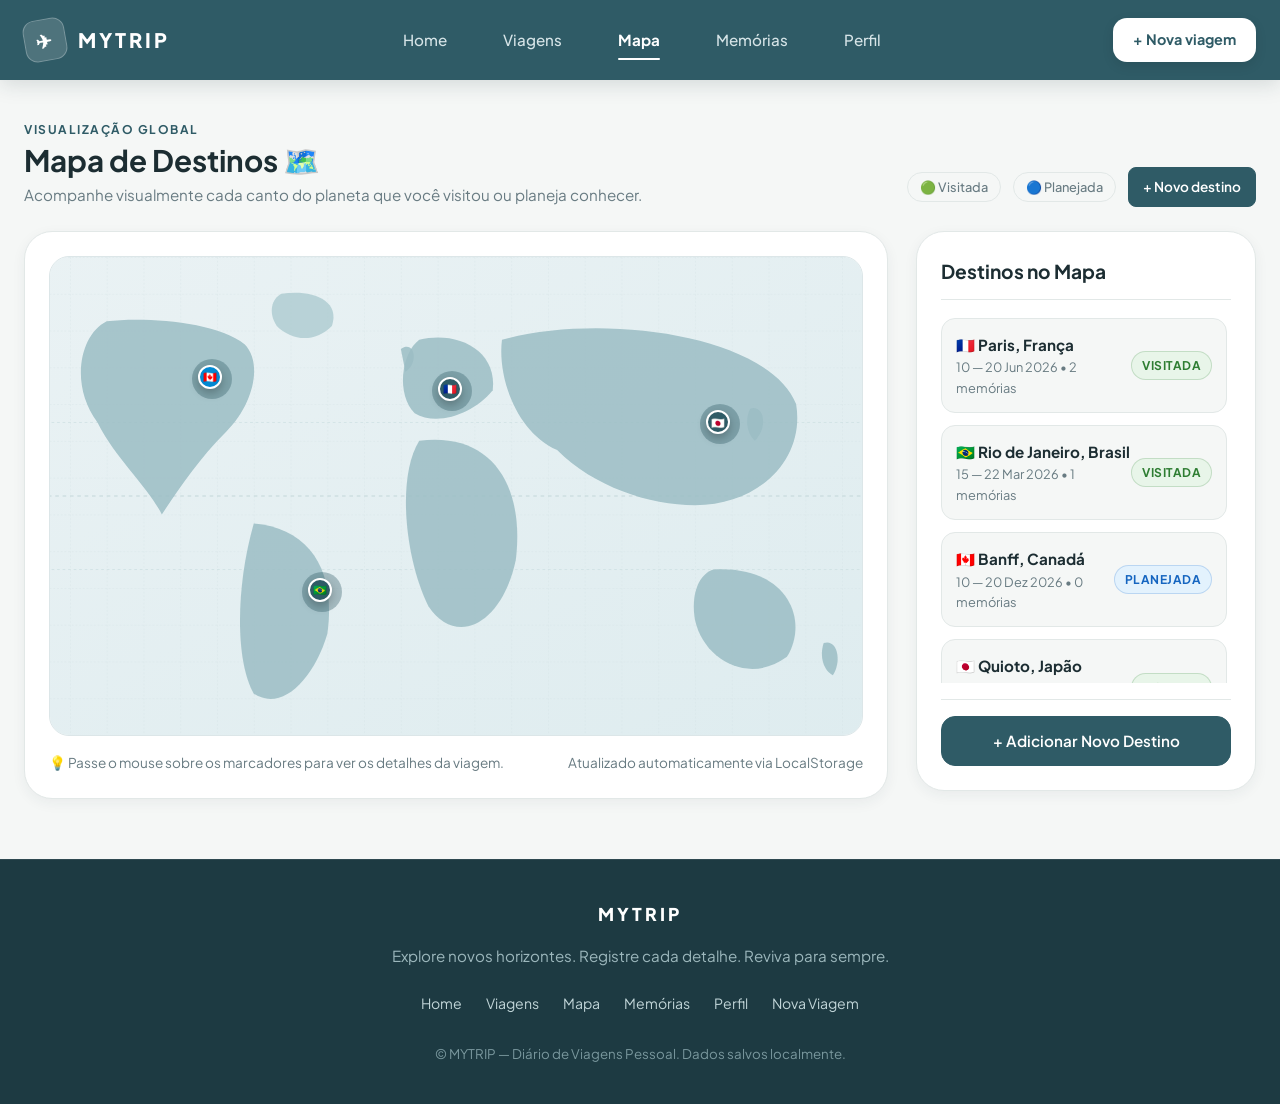
<file: mapa.html>
<!DOCTYPE html>
<html lang="pt-BR">
<head>
  <meta charset="UTF-8">
  <meta name="viewport" content="width=device-width, initial-scale=1.0">
  <title>MYTRIP — Mapa de Destinos</title>
  <meta name="description" content="Mapa visual estilizado com todos os destinos, países explorados e próximas viagens cadastradas no MYTRIP.">
  <link rel="stylesheet" href="style.css">
</head>
<body data-page="mapa">

  <!-- CABEÇALHO & NAVEGAÇÃO -->
  <header>
    <div class="header-container">
      <a href="index.html" class="brand" title="MYTRIP Início">
        <div class="brand-icon">✈</div>
        <span>MYTRIP</span>
      </a>

      <nav class="nav-links" aria-label="Navegação Principal">
        <a href="index.html">Home</a>
        <a href="viagens.html">Viagens</a>
        <a href="mapa.html" class="active">Mapa</a>
        <a href="memorias.html">Memórias</a>
        <a href="perfil.html">Perfil</a>
      </nav>

      <div class="header-actions">
        <a href="nova-viagem.html" class="btn-header-new">+ Nova viagem</a>
        <button class="mobile-toggle" aria-label="Abrir menu de navegação">☰</button>
      </div>
    </div>

    <!-- Menu Dropdown Mobile -->
    <div class="mobile-menu">
      <a href="index.html">Home</a>
      <a href="viagens.html">Viagens</a>
      <a href="mapa.html" class="active">Mapa</a>
      <a href="memorias.html">Memórias</a>
      <a href="perfil.html">Perfil</a>
      <a href="nova-viagem.html" class="btn-mobile-new">+ Nova viagem</a>
    </div>
  </header>

  <!-- CONTEÚDO PRINCIPAL -->
  <main>

    <!-- TÍTULO DA PÁGINA -->
    <section class="section-header fade-in visible" style="margin-top: 8px;">
      <div class="section-header-text">
        <small>VISUALIZAÇÃO GLOBAL</small>
        <h1>Mapa de Destinos 🗺️</h1>
        <p>Acompanhe visualmente cada canto do planeta que você visitou ou planeja conhecer.</p>
      </div>

      <div style="display: flex; gap: 12px; align-items: center;">
        <span class="tag-pill">🟢 Visitada</span>
        <span class="tag-pill">🔵 Planejada</span>
        <a href="nova-viagem.html" class="btn btn-primary btn-sm">+ Novo destino</a>
      </div>
    </section>

    <!-- LAYOUT DO MAPA (MAPA + LISTA LATERAL) -->
    <div class="map-page-layout fade-in visible">
      
      <!-- PALCO DO MAPA -->
      <div class="map-card-wrapper">
        <div class="map-stage" id="map-stage">
          
          <!-- SVG Vetorial do Mapa Múndi Estilizado Minimalista -->
          <svg class="map-svg-background" viewBox="0 0 1000 520" fill="none" xmlns="http://www.w3.org/2000/svg" preserveAspectRatio="xMidYMid slice">
            <defs>
              <linearGradient id="oceanGrad" x1="0%" y1="0%" x2="100%" y2="100%">
                <stop offset="0%" stop-color="#EAF2F4"/>
                <stop offset="100%" stop-color="#DEECEF"/>
              </linearGradient>
              <pattern id="gridPattern" width="40" height="40" patternUnits="userSpaceOnUse">
                <path d="M 40 0 L 0 0 0 40" fill="none" stroke="#D1DFE2" stroke-width="0.75" stroke-dasharray="2 2"/>
              </pattern>
            </defs>

            <!-- Fundo do Oceano com Grade de Paralelos/Meridianos -->
            <rect width="1000" height="520" fill="url(#oceanGrad)"/>
            <rect width="1000" height="520" fill="url(#gridPattern)"/>

            <!-- Linha do Equador -->
            <line x1="0" y1="260" x2="1000" y2="260" stroke="#C4D7DA" stroke-width="1.2" stroke-dasharray="4 4"/>
            <!-- Trópico de Câncer e Capricórnio -->
            <line x1="0" y1="180" x2="1000" y2="180" stroke="#CDE0E3" stroke-width="0.8" stroke-dasharray="3 3"/>
            <line x1="0" y1="340" x2="1000" y2="340" stroke="#CDE0E3" stroke-width="0.8" stroke-dasharray="3 3"/>

            <!-- Continentes Silhuetados Estilizados (#9BBEC5) -->
            <!-- América do Norte -->
            <path d="M120 70 C160 65 240 70 270 95 C290 115 280 160 250 190 C220 220 200 250 180 280 C165 250 130 220 110 180 C80 140 90 85 120 70 Z" fill="#9CBEC5" opacity="0.85"/>
            <!-- Groenlândia -->
            <path d="M310 40 C340 35 375 45 365 75 C345 95 320 90 305 75 C295 60 300 45 310 40 Z" fill="#A8C8CE" opacity="0.75"/>
            <!-- América do Sul -->
            <path d="M280 290 C340 295 370 340 360 410 C345 460 310 495 280 475 C260 440 260 360 280 290 Z" fill="#9CBEC5" opacity="0.85"/>
            <!-- Europa -->
            <path d="M460 90 C500 80 545 100 540 145 C520 170 480 185 455 170 C435 150 440 105 460 90 Z" fill="#9CBEC5" opacity="0.85"/>
            <path d="M440 100 C455 90 460 115 445 125 Z" fill="#9CBEC5" opacity="0.85"/>
            <!-- África -->
            <path d="M460 200 C540 190 575 250 565 330 C550 400 500 425 470 380 C445 330 435 240 460 200 Z" fill="#9CBEC5" opacity="0.85"/>
            <!-- Ásia -->
            <path d="M550 90 C660 60 840 85 870 160 C880 220 830 270 760 270 C710 270 650 250 610 210 C565 190 545 130 550 90 Z" fill="#9CBEC5" opacity="0.85"/>
            <!-- Japão / Ilhas Leste -->
            <path d="M820 165 C835 160 840 185 825 200 C815 190 815 175 820 165 Z" fill="#9CBEC5" opacity="0.85"/>
            <!-- Oceania / Austrália -->
            <path d="M780 340 C860 335 885 395 860 435 C820 465 770 440 760 395 C755 365 765 345 780 340 Z" fill="#9CBEC5" opacity="0.85"/>
            <!-- Nova Zelândia -->
            <path d="M900 420 C915 415 920 440 910 455 C900 450 895 435 900 420 Z" fill="#9CBEC5" opacity="0.85"/>
          </svg>

          <!-- Pins Plotados Dinamicamente via script.js -->

          <!-- Tooltip Interativo -->
          <div class="map-tooltip" id="map-tooltip"></div>
        </div>

        <div style="display: flex; justify-content: space-between; align-items: center; margin-top: 16px; font-size: 0.85rem; color: var(--text-muted);">
          <span>💡 Passe o mouse sobre os marcadores para ver os detalhes da viagem.</span>
          <span>Atualizado automaticamente via LocalStorage</span>
        </div>
      </div>

      <!-- PAINEL LATERAL DE DESTINOS -->
      <aside class="map-sidebar">
        <div class="map-sidebar-header">
          <h3>Destinos no Mapa</h3>
        </div>

        <div class="map-destinations-list" id="map-destinations-list">
          <!-- Gerado dinamicamente via script.js -->
        </div>

        <div style="margin-top: 16px; padding-top: 16px; border-top: 1px solid var(--border);">
          <a href="nova-viagem.html" class="btn btn-primary" style="width: 100%;">+ Adicionar Novo Destino</a>
        </div>
      </aside>

    </div>

  </main>

  <!-- RODAPÉ -->
  <footer>
    <div class="footer-content">
      <div class="footer-brand">MYTRIP</div>
      <p class="footer-tagline">Explore novos horizontes. Registre cada detalhe. Reviva para sempre.</p>
      <div class="footer-links">
        <a href="index.html">Home</a>
        <a href="viagens.html">Viagens</a>
        <a href="mapa.html">Mapa</a>
        <a href="memorias.html">Memórias</a>
        <a href="perfil.html">Perfil</a>
        <a href="nova-viagem.html">Nova Viagem</a>
      </div>
      <small style="color: #79979D; margin-top: 12px;">© MYTRIP — Diário de Viagens Pessoal. Dados salvos localmente.</small>
    </div>
  </footer>

  <script src="script.js"></script>
</body>
</html>
</file>
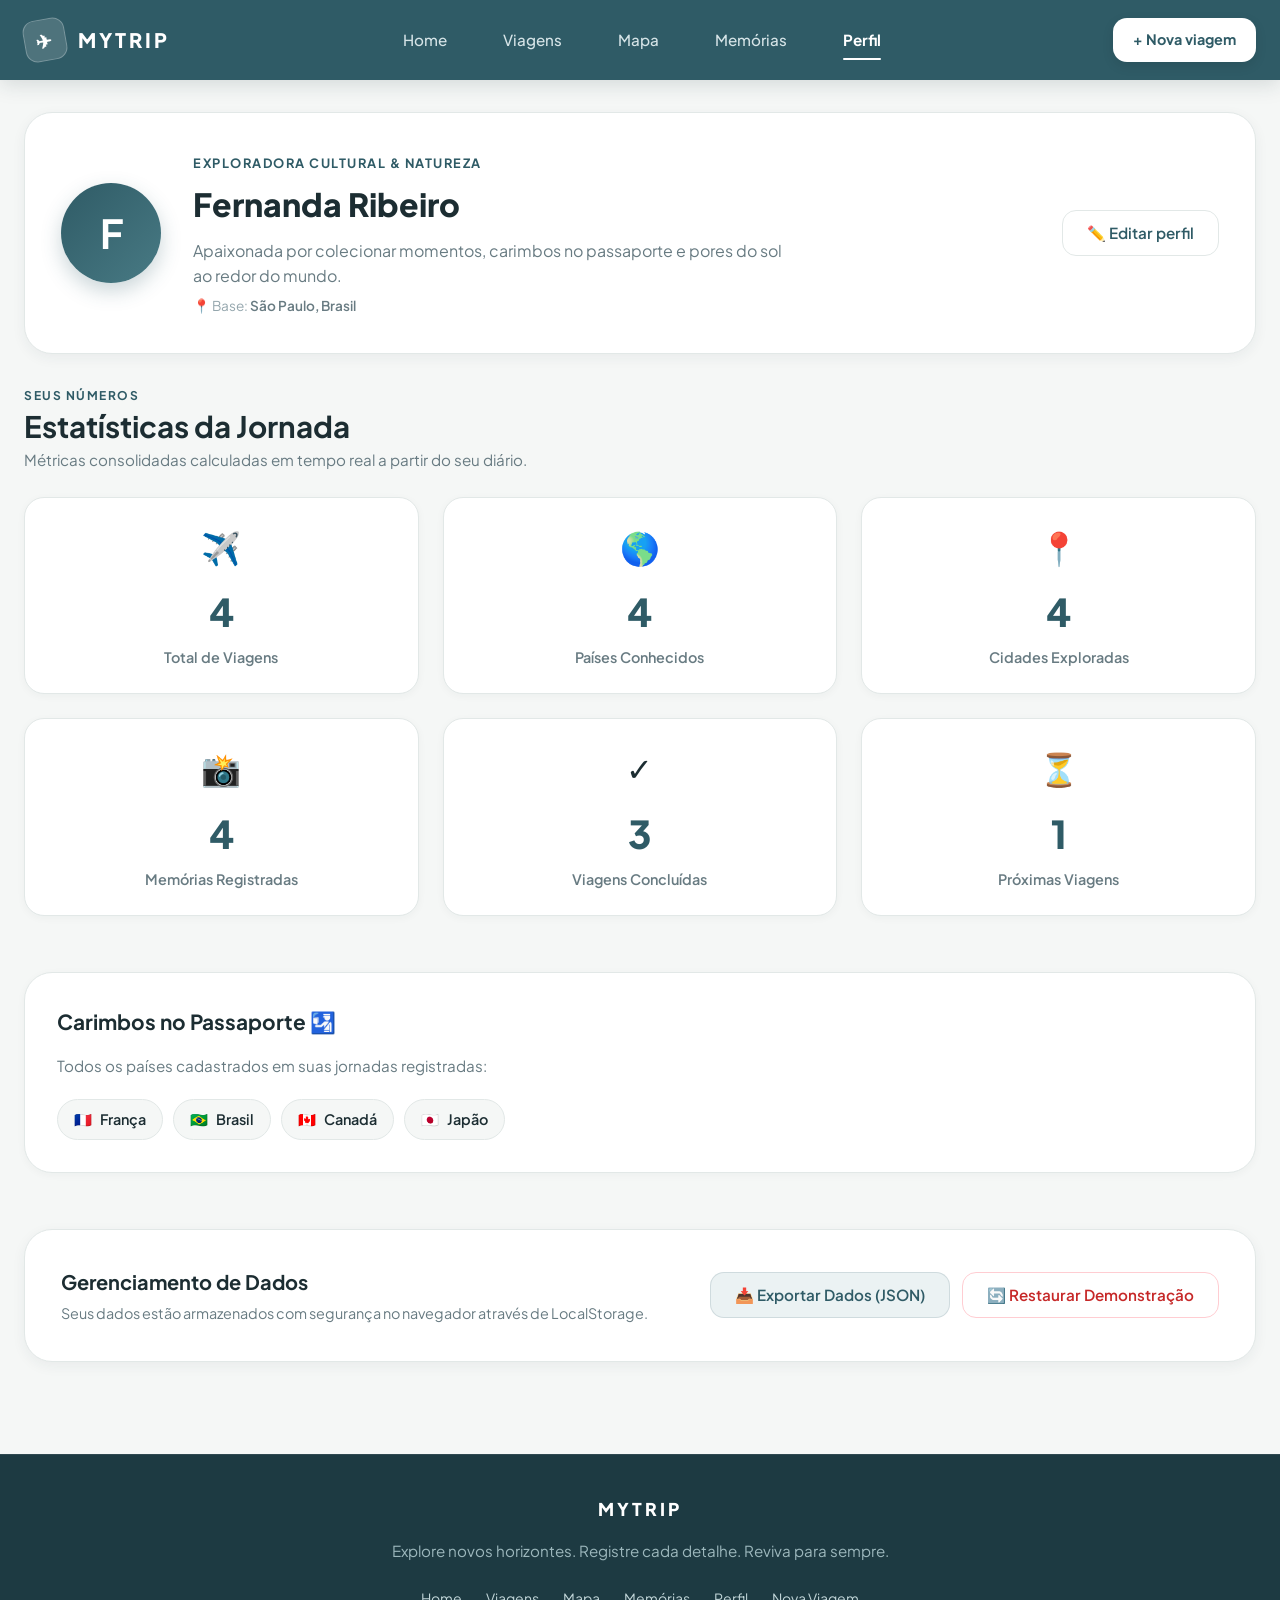
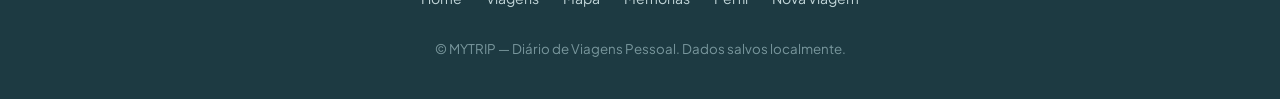
<file: perfil.html>
<!DOCTYPE html>
<html lang="pt-BR">
<head>
  <meta charset="UTF-8">
  <meta name="viewport" content="width=device-width, initial-scale=1.0">
  <title>MYTRIP — Perfil do Viajante</title>
  <meta name="description" content="Acompanhe suas estatísticas de viajante, países visitados e personalize seu perfil no MYTRIP.">
  <link rel="stylesheet" href="style.css">
</head>
<body data-page="perfil">

  <!-- CABEÇALHO & NAVEGAÇÃO -->
  <header>
    <div class="header-container">
      <a href="index.html" class="brand" title="MYTRIP Início">
        <div class="brand-icon">✈</div>
        <span>MYTRIP</span>
      </a>

      <nav class="nav-links" aria-label="Navegação Principal">
        <a href="index.html">Home</a>
        <a href="viagens.html">Viagens</a>
        <a href="mapa.html">Mapa</a>
        <a href="memorias.html">Memórias</a>
        <a href="perfil.html" class="active">Perfil</a>
      </nav>

      <div class="header-actions">
        <a href="nova-viagem.html" class="btn-header-new">+ Nova viagem</a>
        <button class="mobile-toggle" aria-label="Abrir menu de navegação">☰</button>
      </div>
    </div>

    <!-- Menu Dropdown Mobile -->
    <div class="mobile-menu">
      <a href="index.html">Home</a>
      <a href="viagens.html">Viagens</a>
      <a href="mapa.html">Mapa</a>
      <a href="memorias.html">Memórias</a>
      <a href="perfil.html" class="active">Perfil</a>
      <a href="nova-viagem.html" class="btn-mobile-new">+ Nova viagem</a>
    </div>
  </header>

  <!-- CONTEÚDO PRINCIPAL -->
  <main>

    <!-- CARD PRINCIPAL DO PERFIL -->
    <section class="profile-card fade-in visible">
      <div class="profile-avatar" id="profile-avatar">F</div>

      <div class="profile-info">
        <span class="profile-tag" id="profile-travel-style">Explorador Cultural</span>
        <h1 class="profile-name" id="profile-name">Fernanda Ribeiro</h1>
        <p class="profile-bio" id="profile-bio">
          Apaixonada por colecionar momentos, carimbos no passaporte e pores do sol ao redor do mundo.
        </p>
        <p style="font-size: 0.85rem; color: var(--text-light); margin-top: 6px;">
          📍 Base: <span id="profile-home-city" style="color: var(--text-muted); font-weight: 600;">São Paulo, Brasil</span>
        </p>
      </div>

      <div class="profile-actions">
        <button class="btn btn-outline" id="btn-open-edit-profile">✏️ Editar perfil</button>
      </div>
    </section>

    <!-- ESTATÍSTICAS CONSOLIDADAS DO VIAJANTE -->
    <section class="section-spacing fade-in visible">
      <div class="section-header">
        <div class="section-header-text">
          <small>SEUS NÚMEROS</small>
          <h2>Estatísticas da Jornada</h2>
          <p>Métricas consolidadas calculadas em tempo real a partir do seu diário.</p>
        </div>
      </div>

      <div class="profile-stats-grid">
        <div class="profile-stat-box">
          <div style="font-size: 2rem;">✈️</div>
          <span class="number" id="prof-stat-trips">0</span>
          <span class="label">Total de Viagens</span>
        </div>

        <div class="profile-stat-box">
          <div style="font-size: 2rem;">🌎</div>
          <span class="number" id="prof-stat-countries">0</span>
          <span class="label">Países Conhecidos</span>
        </div>

        <div class="profile-stat-box">
          <div style="font-size: 2rem;">📍</div>
          <span class="number" id="prof-stat-cities">0</span>
          <span class="label">Cidades Exploradas</span>
        </div>

        <div class="profile-stat-box">
          <div style="font-size: 2rem;">📸</div>
          <span class="number" id="prof-stat-memories">0</span>
          <span class="label">Memórias Registradas</span>
        </div>

        <div class="profile-stat-box">
          <div style="font-size: 2rem;">✓</div>
          <span class="number" id="prof-stat-completed">0</span>
          <span class="label">Viagens Concluídas</span>
        </div>

        <div class="profile-stat-box">
          <div style="font-size: 2rem;">⏳</div>
          <span class="number" id="prof-stat-upcoming">0</span>
          <span class="label">Próximas Viagens</span>
        </div>
      </div>
    </section>

    <!-- COLEÇÃO DE PAÍSES VISITADOS (PASSAPORTE) -->
    <section class="countries-collection section-spacing fade-in visible">
      <h3>Carimbos no Passaporte 🛂</h3>
      <p style="color: var(--text-muted); font-size: 0.95rem; margin-bottom: 20px;">
        Todos os países cadastrados em suas jornadas registradas:
      </p>

      <div class="countries-badges-wrapper" id="profile-countries-list">
        <!-- Preenchido dinamicamente via script.js -->
      </div>
    </section>

    <!-- GERENCIAMENTO DE DADOS (EXPORTAR / RESTAURAR) -->
    <section class="profile-card fade-in visible" style="justify-content: space-between; flex-wrap: wrap;">
      <div>
        <h3 style="font-size: 1.25rem; font-weight: 700; margin-bottom: 4px;">Gerenciamento de Dados</h3>
        <p style="color: var(--text-muted); font-size: 0.9rem;">
          Seus dados estão armazenados com segurança no navegador através de LocalStorage.
        </p>
      </div>

      <div style="display: flex; gap: 12px; flex-wrap: wrap;">
        <button class="btn btn-secondary" id="btn-export-data">📥 Exportar Dados (JSON)</button>
        <button class="btn btn-danger-outline" id="btn-reset-demo-data">🔄 Restaurar Demonstração</button>
      </div>
    </section>

  </main>

  <!-- MODAL DE EDIÇÃO DE PERFIL -->
  <div class="modal-backdrop" id="edit-profile-modal">
    <div class="modal-content">
      <div class="modal-header">
        <h3>✏️ Editar Perfil</h3>
        <button class="modal-close" id="close-profile-modal-btn" aria-label="Fechar modal">&times;</button>
      </div>

      <form id="edit-profile-form">
        <div class="form-group">
          <label for="profile-input-name">Seu Nome *</label>
          <input type="text" id="profile-input-name" class="form-control" required>
        </div>

        <div class="form-group">
          <label for="profile-input-bio">Biografia / Lema de Viagem</label>
          <textarea id="profile-input-bio" class="form-control"></textarea>
        </div>

        <div class="form-group">
          <label for="profile-input-city">Cidade / País Base</label>
          <input type="text" id="profile-input-city" class="form-control" placeholder="Ex: São Paulo, Brasil">
        </div>

        <div class="form-group">
          <label for="profile-input-style">Estilo de Viagem</label>
          <input type="text" id="profile-input-style" class="form-control" placeholder="Ex: Mochileiro, Explorador Cultural, Aventura">
        </div>

        <div style="display: flex; gap: 12px; justify-content: flex-end; margin-top: 24px;">
          <button type="button" class="btn btn-outline" onclick="document.getElementById('edit-profile-modal').classList.remove('active')">Cancelar</button>
          <button type="submit" class="btn btn-primary">Salvar Perfil</button>
        </div>
      </form>
    </div>
  </div>

  <!-- RODAPÉ -->
  <footer>
    <div class="footer-content">
      <div class="footer-brand">MYTRIP</div>
      <p class="footer-tagline">Explore novos horizontes. Registre cada detalhe. Reviva para sempre.</p>
      <div class="footer-links">
        <a href="index.html">Home</a>
        <a href="viagens.html">Viagens</a>
        <a href="mapa.html">Mapa</a>
        <a href="memorias.html">Memórias</a>
        <a href="perfil.html">Perfil</a>
        <a href="nova-viagem.html">Nova Viagem</a>
      </div>
      <small style="color: #79979D; margin-top: 12px;">© MYTRIP — Diário de Viagens Pessoal. Dados salvos localmente.</small>
    </div>
  </footer>

  <script src="script.js"></script>
</body>
</html>
</file>
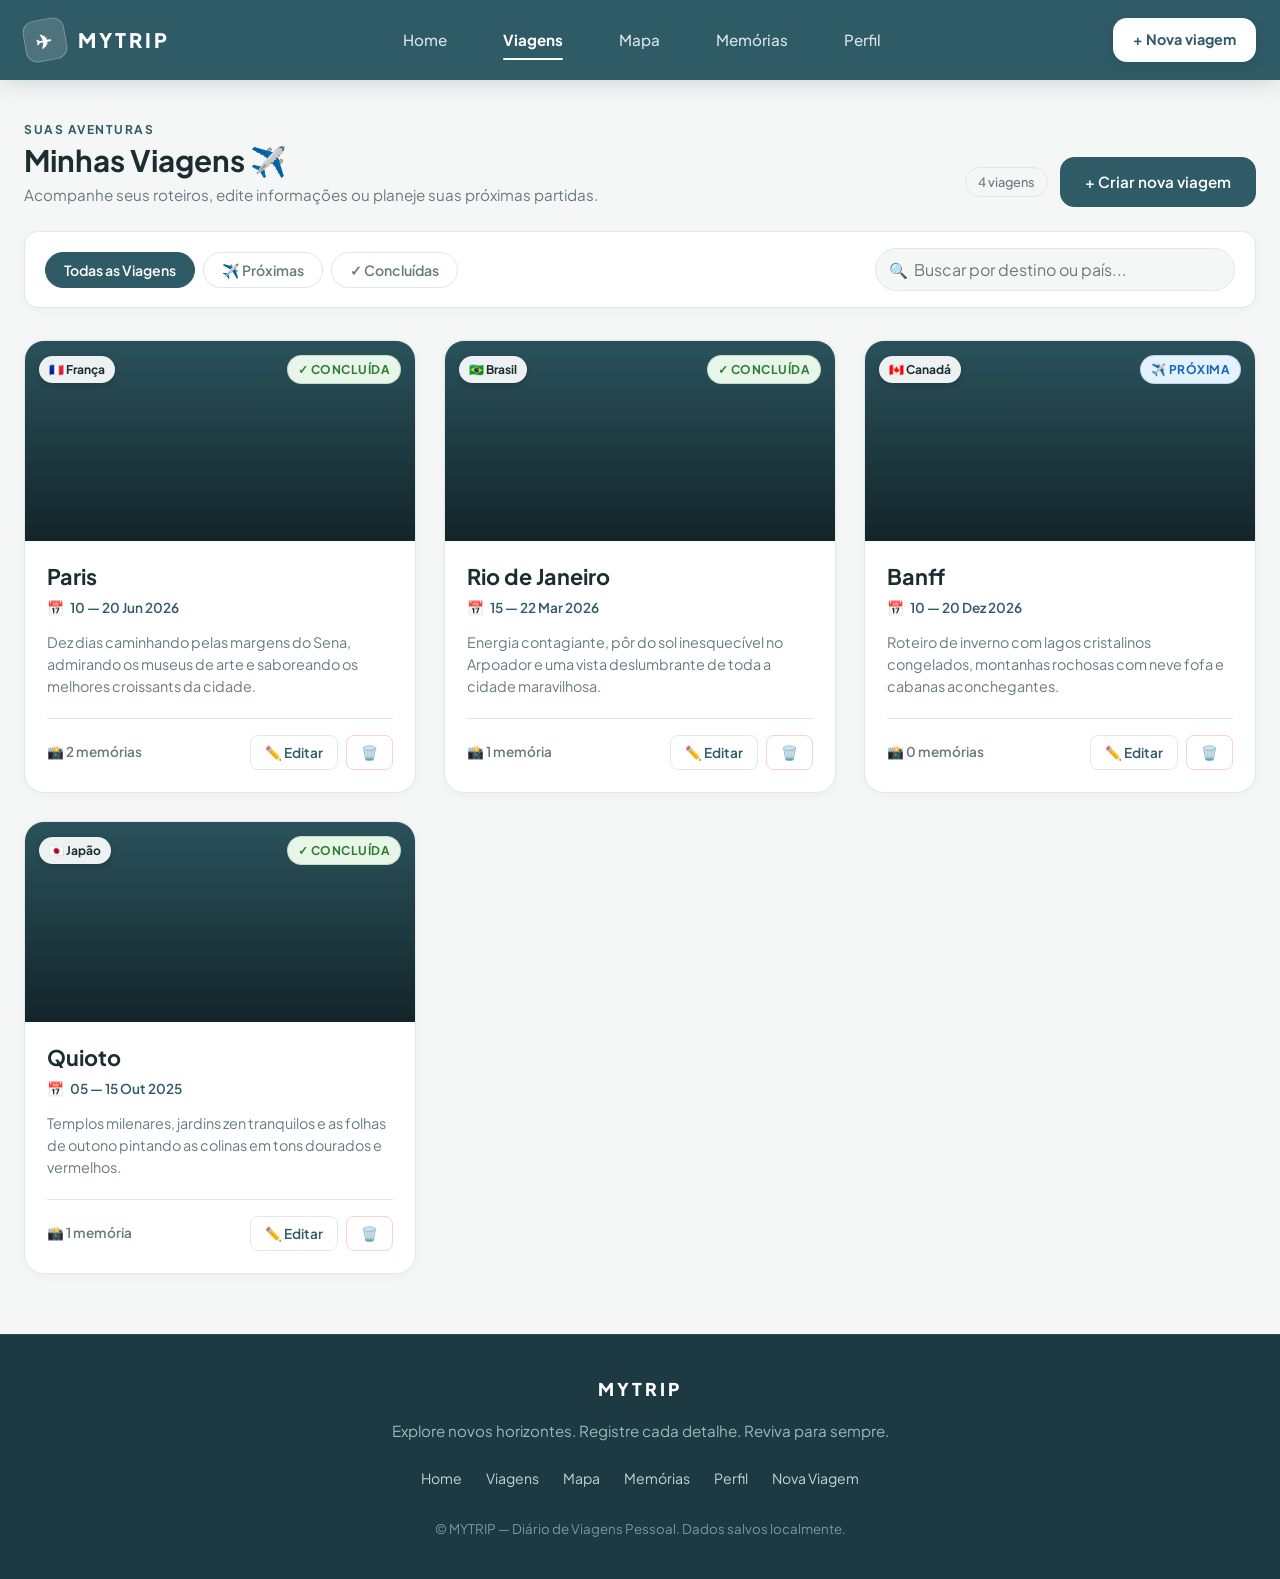
<file: viagens.html>
<!DOCTYPE html>
<html lang="pt-BR">
<head>
  <meta charset="UTF-8">
  <meta name="viewport" content="width=device-width, initial-scale=1.0">
  <title>MYTRIP — Minhas Viagens</title>
  <meta name="description" content="Explore e organize todas as suas viagens registradas no MYTRIP com filtros rápidos e busca em tempo real.">
  <link rel="stylesheet" href="style.css">
</head>
<body data-page="viagens">

  <!-- CABEÇALHO & NAVEGAÇÃO -->
  <header>
    <div class="header-container">
      <a href="index.html" class="brand" title="MYTRIP Início">
        <div class="brand-icon">✈</div>
        <span>MYTRIP</span>
      </a>

      <nav class="nav-links" aria-label="Navegação Principal">
        <a href="index.html">Home</a>
        <a href="viagens.html" class="active">Viagens</a>
        <a href="mapa.html">Mapa</a>
        <a href="memorias.html">Memórias</a>
        <a href="perfil.html">Perfil</a>
      </nav>

      <div class="header-actions">
        <a href="nova-viagem.html" class="btn-header-new">+ Nova viagem</a>
        <button class="mobile-toggle" aria-label="Abrir menu de navegação">☰</button>
      </div>
    </div>

    <!-- Menu Dropdown Mobile -->
    <div class="mobile-menu">
      <a href="index.html">Home</a>
      <a href="viagens.html" class="active">Viagens</a>
      <a href="mapa.html">Mapa</a>
      <a href="memorias.html">Memórias</a>
      <a href="perfil.html">Perfil</a>
      <a href="nova-viagem.html" class="btn-mobile-new">+ Nova viagem</a>
    </div>
  </header>

  <!-- CONTEÚDO PRINCIPAL -->
  <main>

    <!-- TÍTULO DA PÁGINA -->
    <section class="section-header fade-in visible" style="margin-top: 8px;">
      <div class="section-header-text">
        <small>SUAS AVENTURAS</small>
        <h1>Minhas Viagens ✈️</h1>
        <p>Acompanhe seus roteiros, edite informações ou planeje suas próximas partidas.</p>
      </div>

      <div style="display: flex; align-items: center; gap: 12px;">
        <span class="tag-pill" id="trips-count-badge">Carregando...</span>
        <a href="nova-viagem.html" class="btn btn-primary">+ Criar nova viagem</a>
      </div>
    </section>

    <!-- BARRA DE FERRAMENTAS: FILTROS & BUSCA -->
    <section class="toolbar-container fade-in visible">
      <div class="filter-buttons">
        <button class="filter-btn active" data-filter="todas">Todas as Viagens</button>
        <button class="filter-btn" data-filter="proximas">✈️ Próximas</button>
        <button class="filter-btn" data-filter="concluidas">✓ Concluídas</button>
      </div>

      <div class="search-box">
        <span class="search-icon">🔍</span>
        <input type="text" id="trips-search-input" placeholder="Buscar por destino ou país..." aria-label="Buscar viagens">
      </div>
    </section>

    <!-- GRID DE VIAGENS -->
    <section class="trips-grid fade-in visible" id="trips-container">
      <!-- Cards gerados dinamicamente via script.js -->
    </section>

  </main>

  <!-- MODAL DE EDIÇÃO DE VIAGEM -->
  <div class="modal-backdrop" id="edit-trip-modal">
    <div class="modal-content">
      <div class="modal-header">
        <h3>✏️ Editar Viagem</h3>
        <button class="modal-close" id="close-edit-modal-btn" aria-label="Fechar modal">&times;</button>
      </div>

      <form id="edit-trip-form">
        <input type="hidden" id="edit-trip-id">

        <div class="form-group">
          <label for="edit-destination">Destino / Cidade *</label>
          <input type="text" id="edit-destination" class="form-control" required>
        </div>

        <div class="form-group">
          <label for="edit-country">País *</label>
          <input type="text" id="edit-country" class="form-control" required>
        </div>

        <div class="form-grid" style="margin-bottom: 0;">
          <div class="form-group">
            <label for="edit-start-date">Data de Início *</label>
            <input type="date" id="edit-start-date" class="form-control" required>
          </div>
          <div class="form-group">
            <label for="edit-end-date">Data de Término</label>
            <input type="date" id="edit-end-date" class="form-control">
          </div>
        </div>

        <div class="form-group">
          <label for="edit-status">Status da Viagem *</label>
          <select id="edit-status" class="form-control">
            <option value="proxima">✈️ Próxima / Planejada</option>
            <option value="concluida">✓ Concluída</option>
          </select>
        </div>

        <div class="form-group">
          <label for="edit-description">Descrição / Detalhes</label>
          <textarea id="edit-description" class="form-control" placeholder="Conte um pouco sobre os planos ou memórias dessa viagem..."></textarea>
        </div>

        <div class="form-group">
          <label for="edit-image">URL da Foto de Capa</label>
          <input type="url" id="edit-image" class="form-control" placeholder="https://exemplo.com/foto.jpg">
        </div>

        <div style="display: flex; gap: 12px; justify-content: flex-end; margin-top: 24px;">
          <button type="button" class="btn btn-outline" onclick="document.getElementById('edit-trip-modal').classList.remove('active')">Cancelar</button>
          <button type="submit" class="btn btn-primary">Salvar Alterações</button>
        </div>
      </form>
    </div>
  </div>

  <!-- RODAPÉ -->
  <footer>
    <div class="footer-content">
      <div class="footer-brand">MYTRIP</div>
      <p class="footer-tagline">Explore novos horizontes. Registre cada detalhe. Reviva para sempre.</p>
      <div class="footer-links">
        <a href="index.html">Home</a>
        <a href="viagens.html">Viagens</a>
        <a href="mapa.html">Mapa</a>
        <a href="memorias.html">Memórias</a>
        <a href="perfil.html">Perfil</a>
        <a href="nova-viagem.html">Nova Viagem</a>
      </div>
      <small style="color: #79979D; margin-top: 12px;">© MYTRIP — Diário de Viagens Pessoal. Dados salvos localmente.</small>
    </div>
  </footer>

  <script src="script.js"></script>
</body>
</html>
</file>
<file: style.css>
/* ===================================================================
   MYTRIP - Sistema de Estilos Moderno, Responsivo e Minimalista
   Cores Principais: Verde Azulado (#2F5B66) & Fundo Claro (#F5F7F6)
   =================================================================== */

@import url('https://fonts.googleapis.com/css2?family=Plus+Jakarta+Sans:wght@300;400;500;600;700;800&display=swap');

:root {
  --primary: #2F5B66;
  --primary-hover: #254952;
  --primary-light: #4D7E8B;
  --primary-subtle: #EBF2F3;
  --primary-glow: rgba(47, 91, 102, 0.15);
  --accent-gold: #DDA853;
  --accent-coral: #E07A5F;
  --bg: #F5F7F6;
  --surface: #FFFFFF;
  --surface-hover: #FAFCFC;
  --text-main: #1C2D32;
  --text-muted: #687B82;
  --text-light: #94A6AD;
  --border: #E2E8E7;
  --border-focus: #2F5B66;
  
  --badge-completed-bg: #E8F5E9;
  --badge-completed-text: #2E7D32;
  --badge-upcoming-bg: #E3F2FD;
  --badge-upcoming-text: #1565C0;
  
  --radius-sm: 8px;
  --radius-md: 14px;
  --radius-lg: 20px;
  --radius-xl: 28px;
  --radius-full: 9999px;
  
  --shadow-subtle: 0 2px 8px rgba(31, 55, 61, 0.04);
  --shadow-sm: 0 4px 14px rgba(31, 55, 61, 0.06);
  --shadow-md: 0 10px 25px rgba(31, 55, 61, 0.08);
  --shadow-lg: 0 18px 40px rgba(31, 55, 61, 0.12);
  --shadow-hover: 0 14px 30px rgba(47, 91, 102, 0.16);
  
  --transition: all 0.25s cubic-bezier(0.16, 1, 0.3, 1);
  --transition-slow: all 0.4s cubic-bezier(0.16, 1, 0.3, 1);
  --font-family: 'Plus Jakarta Sans', -apple-system, BlinkMacSystemFont, "Segoe UI", Roboto, sans-serif;
}

/* Reset & Base */
*, *::before, *::after {
  box-sizing: border-box;
  margin: 0;
  padding: 0;
}

html {
  scroll-behavior: smooth;
  font-size: 16px;
}

body {
  font-family: var(--font-family);
  background-color: var(--bg);
  color: var(--text-main);
  line-height: 1.6;
  min-height: 100vh;
  display: flex;
  flex-direction: column;
  -webkit-font-smoothing: antialiased;
  -moz-osx-font-smoothing: grayscale;
}

a {
  color: inherit;
  text-decoration: none;
}

button, input, select, textarea {
  font-family: inherit;
  font-size: inherit;
}

img {
  max-width: 100%;
  height: auto;
  display: block;
}

/* ===================================================================
   HEADER & NAVEGAÇÃO
   =================================================================== */
header {
  position: sticky;
  top: 0;
  z-index: 100;
  background: var(--primary);
  color: #FFFFFF;
  box-shadow: 0 4px 20px rgba(26, 50, 56, 0.15);
  backdrop-filter: blur(10px);
}

.header-container {
  max-width: 1280px;
  margin: 0 auto;
  padding: 0 24px;
  height: 80px;
  display: flex;
  align-items: center;
  justify-content: space-between;
  gap: 20px;
}

.brand {
  display: flex;
  align-items: center;
  gap: 12px;
  font-weight: 800;
  letter-spacing: 3px;
  font-size: 1.25rem;
  color: #FFFFFF;
  text-decoration: none;
  transition: var(--transition);
}

.brand-icon {
  width: 42px;
  height: 42px;
  background: rgba(255, 255, 255, 0.15);
  border: 1px solid rgba(255, 255, 255, 0.25);
  border-radius: 12px;
  display: flex;
  align-items: center;
  justify-content: center;
  font-size: 1.2rem;
  transform: rotate(-10deg);
  transition: transform 0.3s ease;
}

.brand:hover .brand-icon {
  transform: rotate(0deg) scale(1.05);
  background: rgba(255, 255, 255, 0.25);
}

.nav-links {
  display: flex;
  align-items: center;
  gap: 32px;
}

.nav-links a {
  color: #D6E4E7;
  font-size: 0.95rem;
  font-weight: 500;
  padding: 8px 12px;
  border-radius: var(--radius-sm);
  transition: var(--transition);
  position: relative;
}

.nav-links a:hover {
  color: #FFFFFF;
}

.nav-links a.active {
  color: #FFFFFF;
  font-weight: 700;
}

.nav-links a.active::after {
  content: '';
  position: absolute;
  bottom: 0;
  left: 12px;
  right: 12px;
  height: 2px;
  background: #FFFFFF;
  border-radius: 2px;
}

.header-actions {
  display: flex;
  align-items: center;
  gap: 16px;
}

.btn-header-new {
  background: #FFFFFF;
  color: var(--primary);
  font-weight: 700;
  font-size: 0.9rem;
  padding: 10px 20px;
  border-radius: var(--radius-md);
  border: none;
  cursor: pointer;
  display: inline-flex;
  align-items: center;
  gap: 8px;
  box-shadow: 0 4px 12px rgba(0, 0, 0, 0.1);
  transition: var(--transition);
}

.btn-header-new:hover {
  transform: translateY(-2px);
  background: #F0F7F7;
  box-shadow: 0 6px 18px rgba(0, 0, 0, 0.15);
}

/* Menu Mobile Hamburguer */
.mobile-toggle {
  display: none;
  background: transparent;
  border: none;
  color: #FFFFFF;
  font-size: 1.6rem;
  cursor: pointer;
  padding: 8px;
}

.mobile-menu {
  display: none;
  flex-direction: column;
  background: var(--primary-hover);
  padding: 16px 24px;
  border-top: 1px solid rgba(255, 255, 255, 0.1);
}

.mobile-menu.open {
  display: flex;
}

.mobile-menu a {
  color: #E2ECEE;
  padding: 12px 0;
  font-size: 1.05rem;
  border-bottom: 1px solid rgba(255, 255, 255, 0.08);
}

.mobile-menu a.active {
  color: #FFFFFF;
  font-weight: 700;
}

.mobile-menu .btn-mobile-new {
  margin-top: 16px;
  text-align: center;
  background: #FFFFFF;
  color: var(--primary);
  padding: 12px;
  border-radius: var(--radius-md);
  font-weight: 700;
}

/* ===================================================================
   ESTRUTURA PRINCIPAL (MAIN & CONTAINERS)
   =================================================================== */
main {
  flex: 1;
  max-width: 1280px;
  width: 100%;
  margin: 0 auto;
  padding: 32px 24px 60px;
}

.section-spacing {
  margin-bottom: 56px;
}

/* ===================================================================
   BOTÕES & ELEMENTOS DE INTERFACE
   =================================================================== */
.btn {
  display: inline-flex;
  align-items: center;
  justify-content: center;
  gap: 8px;
  padding: 12px 24px;
  font-weight: 600;
  font-size: 0.95rem;
  border-radius: var(--radius-md);
  border: 1px solid transparent;
  cursor: pointer;
  transition: var(--transition);
  text-decoration: none;
  white-space: nowrap;
}

.btn-primary {
  background: var(--primary);
  color: #FFFFFF;
  border-color: var(--primary);
}

.btn-primary:hover {
  background: var(--primary-hover);
  border-color: var(--primary-hover);
  transform: translateY(-2px);
  box-shadow: var(--shadow-hover);
}

.btn-secondary {
  background: var(--primary-subtle);
  color: var(--primary);
  border-color: rgba(47, 91, 102, 0.15);
}

.btn-secondary:hover {
  background: #DFECEE;
  color: var(--primary-hover);
  transform: translateY(-2px);
}

.btn-outline {
  background: #FFFFFF;
  color: var(--primary);
  border-color: var(--border);
}

.btn-outline:hover {
  background: var(--primary-subtle);
  border-color: var(--primary);
  color: var(--primary);
}

.btn-danger-outline {
  background: #FFFFFF;
  color: #C62828;
  border-color: #FFCDD2;
}

.btn-danger-outline:hover {
  background: #FFEBEE;
  border-color: #EF5350;
}

.btn-sm {
  padding: 8px 14px;
  font-size: 0.85rem;
  border-radius: var(--radius-sm);
}

.btn-icon {
  width: 38px;
  height: 38px;
  padding: 0;
  display: inline-flex;
  align-items: center;
  justify-content: center;
  border-radius: var(--radius-sm);
}

/* Badges */
.badge {
  display: inline-flex;
  align-items: center;
  gap: 6px;
  padding: 4px 10px;
  font-size: 0.75rem;
  font-weight: 700;
  letter-spacing: 0.5px;
  border-radius: var(--radius-full);
  text-transform: uppercase;
}

.badge-concluida {
  background: var(--badge-completed-bg);
  color: var(--badge-completed-text);
  border: 1px solid rgba(46, 125, 50, 0.2);
}

.badge-proxima {
  background: var(--badge-upcoming-bg);
  color: var(--badge-upcoming-text);
  border: 1px solid rgba(21, 101, 192, 0.2);
}

.tag-pill {
  background: var(--bg);
  color: var(--text-muted);
  border: 1px solid var(--border);
  padding: 4px 12px;
  border-radius: var(--radius-full);
  font-size: 0.8rem;
  font-weight: 500;
  display: inline-flex;
  align-items: center;
  gap: 6px;
}

/* ===================================================================
   HERO / BANNER DE BOAS-VINDAS (HOME)
   =================================================================== */
.hero {
  background: #FFFFFF;
  border: 1px solid var(--border);
  border-radius: var(--radius-xl);
  padding: 48px;
  margin-bottom: 40px;
  display: grid;
  grid-template-columns: 1.15fr 0.85fr;
  gap: 40px;
  align-items: center;
  box-shadow: var(--shadow-sm);
  position: relative;
  overflow: hidden;
}

.hero::after {
  content: '';
  position: absolute;
  top: -100px;
  right: -100px;
  width: 300px;
  height: 300px;
  background: radial-gradient(circle, rgba(47, 91, 102, 0.05) 0%, transparent 70%);
  pointer-events: none;
}

.hero-tag {
  display: inline-flex;
  align-items: center;
  gap: 8px;
  color: var(--primary);
  background: var(--primary-subtle);
  padding: 6px 14px;
  border-radius: var(--radius-full);
  font-size: 0.8rem;
  font-weight: 700;
  letter-spacing: 1.5px;
  text-transform: uppercase;
  margin-bottom: 16px;
}

.hero h1 {
  font-size: 2.8rem;
  line-height: 1.15;
  font-weight: 800;
  color: var(--text-main);
  margin-bottom: 8px;
}

.hero h2 {
  font-size: 1.75rem;
  font-weight: 600;
  color: var(--primary);
  margin-bottom: 16px;
}

.hero p {
  font-size: 1.05rem;
  color: var(--text-muted);
  line-height: 1.65;
  max-width: 520px;
  margin-bottom: 32px;
}

.hero-actions {
  display: flex;
  flex-wrap: wrap;
  gap: 14px;
}

/* Hero Visual Card */
.hero-art-card {
  position: relative;
  border-radius: var(--radius-lg);
  overflow: hidden;
  height: 340px;
  background: linear-gradient(135deg, #3C6E71, #284B52);
  box-shadow: var(--shadow-md);
  display: flex;
  flex-direction: column;
  justify-content: flex-end;
  padding: 24px;
  color: #FFFFFF;
}

.hero-art-img {
  position: absolute;
  top: 0;
  left: 0;
  width: 100%;
  height: 100%;
  object-fit: cover;
  transition: transform 0.6s ease;
}

.hero-art-card:hover .hero-art-img {
  transform: scale(1.04);
}

.hero-art-overlay {
  position: absolute;
  inset: 0;
  background: linear-gradient(to top, rgba(20, 36, 40, 0.85) 0%, rgba(20, 36, 40, 0.2) 60%, transparent 100%);
}

.hero-art-content {
  position: relative;
  z-index: 2;
}

.hero-badge-float {
  display: inline-flex;
  align-items: center;
  gap: 8px;
  background: rgba(255, 255, 255, 0.2);
  backdrop-filter: blur(8px);
  padding: 6px 12px;
  border-radius: var(--radius-full);
  font-size: 0.75rem;
  font-weight: 700;
  letter-spacing: 1px;
  margin-bottom: 10px;
}

.hero-art-title {
  font-size: 1.4rem;
  font-weight: 700;
  margin-bottom: 4px;
}

.hero-art-subtitle {
  font-size: 0.9rem;
  color: #E0ECEE;
}

/* ===================================================================
   BARRA DE ESTATÍSTICAS
   =================================================================== */
.stats-bar {
  background: #FFFFFF;
  border: 1px solid var(--border);
  border-radius: var(--radius-lg);
  padding: 28px 32px;
  display: grid;
  grid-template-columns: repeat(4, 1fr);
  gap: 20px;
  margin-bottom: 48px;
  box-shadow: var(--shadow-subtle);
}

.stat-item {
  display: flex;
  align-items: center;
  gap: 16px;
  padding: 0 16px;
  border-right: 1px solid var(--border);
}

.stat-item:last-child {
  border-right: none;
}

.stat-icon {
  width: 52px;
  height: 52px;
  border-radius: var(--radius-md);
  background: var(--primary-subtle);
  color: var(--primary);
  display: flex;
  align-items: center;
  justify-content: center;
  font-size: 1.6rem;
  flex-shrink: 0;
}

.stat-info {
  display: flex;
  flex-direction: column;
}

.stat-number {
  font-size: 1.75rem;
  font-weight: 800;
  color: var(--primary);
  line-height: 1.2;
}

.stat-label {
  font-size: 0.85rem;
  font-weight: 600;
  color: var(--text-muted);
}

/* ===================================================================
   CABEÇALHO DE SEÇÕES E PÁGINAS
   =================================================================== */
.section-header {
  display: flex;
  justify-content: space-between;
  align-items: flex-end;
  margin-bottom: 24px;
  gap: 16px;
}

.section-header-text small {
  color: var(--primary);
  font-weight: 700;
  letter-spacing: 1.5px;
  font-size: 0.75rem;
  text-transform: uppercase;
  display: block;
  margin-bottom: 4px;
}

.section-header-text h2, 
.section-header-text h1 {
  font-size: 1.85rem;
  font-weight: 700;
  color: var(--text-main);
  line-height: 1.2;
}

.section-header-text p {
  color: var(--text-muted);
  font-size: 0.95rem;
  margin-top: 4px;
}

/* ===================================================================
   CARDS DE VIAGEM (GRID & ITENS)
   =================================================================== */
.trips-grid {
  display: grid;
  grid-template-columns: repeat(auto-fill, minmax(320px, 1fr));
  gap: 28px;
}

.trip-card {
  background: #FFFFFF;
  border: 1px solid var(--border);
  border-radius: var(--radius-lg);
  overflow: hidden;
  display: flex;
  flex-direction: column;
  box-shadow: var(--shadow-subtle);
  transition: var(--transition);
  position: relative;
}

.trip-card:hover {
  transform: translateY(-5px);
  box-shadow: var(--shadow-md);
  border-color: #D2DFE2;
}

.trip-card-image {
  height: 200px;
  position: relative;
  overflow: hidden;
  background-color: var(--primary);
}

.trip-card-image img {
  width: 100%;
  height: 100%;
  object-fit: cover;
  transition: transform 0.5s ease;
}

.trip-card:hover .trip-card-image img {
  transform: scale(1.05);
}

.trip-card-image-overlay {
  position: absolute;
  inset: 0;
  background: linear-gradient(to bottom, rgba(0, 0, 0, 0.1) 0%, rgba(0, 0, 0, 0.6) 100%);
}

.trip-card-badges {
  position: absolute;
  top: 14px;
  left: 14px;
  right: 14px;
  display: flex;
  justify-content: space-between;
  align-items: center;
  z-index: 2;
}

.trip-card-country-tag {
  background: rgba(255, 255, 255, 0.92);
  color: var(--text-main);
  font-size: 0.75rem;
  font-weight: 700;
  padding: 4px 10px;
  border-radius: var(--radius-full);
  display: inline-flex;
  align-items: center;
  gap: 6px;
  box-shadow: 0 2px 6px rgba(0,0,0,0.15);
}

.trip-card-body {
  padding: 22px;
  display: flex;
  flex-direction: column;
  flex: 1;
}

.trip-card-title {
  font-size: 1.35rem;
  font-weight: 700;
  color: var(--text-main);
  margin-bottom: 6px;
  line-height: 1.3;
}

.trip-card-date {
  display: flex;
  align-items: center;
  gap: 6px;
  font-size: 0.85rem;
  color: var(--primary);
  font-weight: 600;
  margin-bottom: 12px;
}

.trip-card-desc {
  font-size: 0.9rem;
  color: var(--text-muted);
  line-height: 1.55;
  margin-bottom: 20px;
  display: -webkit-box;
  -webkit-line-clamp: 3;
  -webkit-box-orient: vertical;
  overflow: hidden;
  flex: 1;
}

.trip-card-footer {
  display: flex;
  align-items: center;
  justify-content: space-between;
  padding-top: 16px;
  border-top: 1px solid var(--border);
  margin-top: auto;
}

.trip-card-memories-count {
  font-size: 0.85rem;
  color: var(--text-muted);
  font-weight: 600;
  display: flex;
  align-items: center;
  gap: 5px;
}

.trip-card-actions {
  display: flex;
  align-items: center;
  gap: 8px;
}

/* ===================================================================
   CARDS DE MEMÓRIAS (GALERIA)
   =================================================================== */
.memories-grid {
  display: grid;
  grid-template-columns: repeat(auto-fill, minmax(280px, 1fr));
  gap: 24px;
}

.memory-card {
  background: #FFFFFF;
  border: 1px solid var(--border);
  border-radius: var(--radius-lg);
  overflow: hidden;
  box-shadow: var(--shadow-subtle);
  transition: var(--transition);
  display: flex;
  flex-direction: column;
}

.memory-card:hover {
  transform: translateY(-4px);
  box-shadow: var(--shadow-md);
}

.memory-card-image {
  height: 190px;
  position: relative;
  overflow: hidden;
  background-color: var(--primary-light);
}

.memory-card-image img {
  width: 100%;
  height: 100%;
  object-fit: cover;
  transition: transform 0.5s ease;
}

.memory-card:hover .memory-card-image img {
  transform: scale(1.06);
}

.memory-tag {
  position: absolute;
  top: 12px;
  right: 12px;
  background: rgba(255, 255, 255, 0.95);
  color: var(--primary);
  font-size: 0.72rem;
  font-weight: 700;
  padding: 4px 10px;
  border-radius: var(--radius-full);
  box-shadow: 0 2px 6px rgba(0,0,0,0.12);
  z-index: 2;
}

.memory-card-body {
  padding: 20px;
  display: flex;
  flex-direction: column;
  flex: 1;
}

.memory-trip-ref {
  font-size: 0.75rem;
  font-weight: 700;
  text-transform: uppercase;
  color: var(--primary);
  letter-spacing: 1px;
  margin-bottom: 4px;
}

.memory-title {
  font-size: 1.15rem;
  font-weight: 700;
  color: var(--text-main);
  margin-bottom: 6px;
}

.memory-date {
  font-size: 0.8rem;
  color: var(--text-light);
  margin-bottom: 12px;
}

.memory-text {
  font-size: 0.88rem;
  color: var(--text-muted);
  line-height: 1.5;
  margin-bottom: 16px;
  flex: 1;
}

.memory-card-footer {
  display: flex;
  justify-content: flex-end;
  padding-top: 12px;
  border-top: 1px solid var(--border);
}

/* ===================================================================
   BARRA DE FILTROS & BUSCA
   =================================================================== */
.toolbar-container {
  background: #FFFFFF;
  border: 1px solid var(--border);
  border-radius: var(--radius-md);
  padding: 16px 20px;
  margin-bottom: 32px;
  display: flex;
  flex-wrap: wrap;
  align-items: center;
  justify-content: space-between;
  gap: 16px;
  box-shadow: var(--shadow-subtle);
}

.filter-buttons {
  display: flex;
  gap: 8px;
  flex-wrap: wrap;
}

.filter-btn {
  background: transparent;
  border: 1px solid var(--border);
  color: var(--text-muted);
  padding: 8px 18px;
  border-radius: var(--radius-full);
  font-size: 0.88rem;
  font-weight: 600;
  cursor: pointer;
  transition: var(--transition);
}

.filter-btn:hover {
  border-color: var(--primary);
  color: var(--primary);
}

.filter-btn.active {
  background: var(--primary);
  color: #FFFFFF;
  border-color: var(--primary);
}

.search-box {
  position: relative;
  min-width: 260px;
  flex: 1;
  max-width: 360px;
}

.search-box input {
  width: 100%;
  padding: 10px 16px 10px 38px;
  border-radius: var(--radius-full);
  border: 1px solid var(--border);
  background: var(--bg);
  color: var(--text-main);
  outline: none;
  transition: var(--transition);
}

.search-box input:focus {
  border-color: var(--primary);
  background: #FFFFFF;
  box-shadow: 0 0 0 3px var(--primary-glow);
}

.search-icon {
  position: absolute;
  left: 14px;
  top: 50%;
  transform: translateY(-50%);
  color: var(--text-light);
  font-size: 0.95rem;
  pointer-events: none;
}

/* ===================================================================
   MAPA VISUAL ESTILIZADO
   =================================================================== */
.map-page-layout {
  display: grid;
  grid-template-columns: 1fr 340px;
  gap: 28px;
  align-items: start;
}

.map-card-wrapper {
  background: #FFFFFF;
  border: 1px solid var(--border);
  border-radius: var(--radius-xl);
  padding: 24px;
  box-shadow: var(--shadow-sm);
  position: relative;
  overflow: hidden;
}

.map-stage {
  position: relative;
  width: 100%;
  height: 480px;
  background: #F1F6F7;
  border-radius: var(--radius-lg);
  overflow: hidden;
  border: 1px solid #DCE6E8;
  display: flex;
  align-items: center;
  justify-content: center;
}

.map-svg-background {
  width: 100%;
  height: 100%;
  object-fit: cover;
}

/* Pins Dinâmicos no Mapa */
.map-pin {
  position: absolute;
  width: 28px;
  height: 28px;
  transform: translate(-50%, -50%);
  cursor: pointer;
  z-index: 10;
  transition: transform 0.25s cubic-bezier(0.175, 0.885, 0.32, 1.275);
}

.map-pin:hover {
  transform: translate(-50%, -50%) scale(1.3);
  z-index: 30;
}

.map-pin-pulse {
  position: absolute;
  inset: -6px;
  background: rgba(47, 91, 102, 0.35);
  border-radius: 50%;
  animation: pinPulse 2s infinite ease-out;
}

.map-pin-circle {
  width: 24px;
  height: 24px;
  background: var(--primary);
  color: #FFFFFF;
  border: 2px solid #FFFFFF;
  border-radius: 50%;
  display: flex;
  align-items: center;
  justify-content: center;
  font-size: 11px;
  box-shadow: 0 4px 10px rgba(0,0,0,0.25);
  position: relative;
}

.map-pin.pin-upcoming .map-pin-circle {
  background: #0288D1;
}

.map-pin.active .map-pin-circle {
  background: var(--accent-gold);
  transform: scale(1.15);
}

@keyframes pinPulse {
  0% { transform: scale(0.6); opacity: 0.9; }
  100% { transform: scale(1.8); opacity: 0; }
}

/* Tooltip do Mapa */
.map-tooltip {
  position: absolute;
  background: rgba(20, 36, 40, 0.92);
  backdrop-filter: blur(6px);
  color: #FFFFFF;
  padding: 10px 14px;
  border-radius: var(--radius-md);
  font-size: 0.85rem;
  pointer-events: none;
  z-index: 50;
  box-shadow: var(--shadow-lg);
  transform: translate(-50%, -125%);
  white-space: nowrap;
  opacity: 0;
  transition: opacity 0.2s ease, transform 0.2s ease;
}

.map-tooltip.visible {
  opacity: 1;
  transform: translate(-50%, -135%);
}

.map-tooltip strong {
  display: block;
  font-size: 0.95rem;
  color: #FFFFFF;
}

.map-tooltip span {
  font-size: 0.75rem;
  color: #A3CBD2;
}

/* Painel de Destinos do Mapa */
.map-sidebar {
  background: #FFFFFF;
  border: 1px solid var(--border);
  border-radius: var(--radius-xl);
  padding: 24px;
  box-shadow: var(--shadow-sm);
  max-height: 560px;
  display: flex;
  flex-direction: column;
}

.map-sidebar-header {
  margin-bottom: 18px;
  padding-bottom: 12px;
  border-bottom: 1px solid var(--border);
}

.map-sidebar-header h3 {
  font-size: 1.2rem;
  font-weight: 700;
  color: var(--text-main);
}

.map-destinations-list {
  overflow-y: auto;
  display: flex;
  flex-direction: column;
  gap: 12px;
  padding-right: 4px;
  flex: 1;
}

.map-dest-item {
  padding: 14px;
  border-radius: var(--radius-md);
  border: 1px solid var(--border);
  background: var(--bg);
  cursor: pointer;
  transition: var(--transition);
  display: flex;
  align-items: center;
  justify-content: space-between;
}

.map-dest-item:hover, .map-dest-item.active {
  background: var(--primary-subtle);
  border-color: var(--primary);
  transform: translateX(4px);
}

.map-dest-info h4 {
  font-size: 0.95rem;
  font-weight: 700;
  color: var(--text-main);
}

.map-dest-info p {
  font-size: 0.8rem;
  color: var(--text-muted);
}

/* Banner de Convite ao Mapa na Home */
.map-callout-banner {
  background: var(--primary);
  color: #FFFFFF;
  border-radius: var(--radius-xl);
  padding: 48px;
  display: grid;
  grid-template-columns: 1fr 1fr;
  gap: 40px;
  align-items: center;
  margin-bottom: 48px;
  box-shadow: var(--shadow-md);
  position: relative;
  overflow: hidden;
}

.map-callout-banner::before {
  content: '🗺️';
  position: absolute;
  right: 20px;
  bottom: -20px;
  font-size: 180px;
  opacity: 0.08;
  pointer-events: none;
}

.map-callout-content small {
  color: #A3CBD2;
  font-weight: 700;
  letter-spacing: 2px;
  font-size: 0.75rem;
}

.map-callout-content h2 {
  font-size: 2.2rem;
  margin: 8px 0 16px;
  line-height: 1.2;
}

.map-callout-content p {
  color: #D2E4E6;
  margin-bottom: 24px;
  font-size: 1.05rem;
  line-height: 1.6;
}

.map-callout-preview {
  background: rgba(255, 255, 255, 0.08);
  border: 1px solid rgba(255, 255, 255, 0.2);
  border-radius: var(--radius-lg);
  padding: 24px;
  text-align: center;
  backdrop-filter: blur(8px);
}

.map-callout-badges {
  display: flex;
  flex-wrap: wrap;
  gap: 8px;
  justify-content: center;
  margin-top: 16px;
}

/* ===================================================================
   PÁGINA DE PERFIL
   =================================================================== */
.profile-card {
  background: #FFFFFF;
  border: 1px solid var(--border);
  border-radius: var(--radius-xl);
  padding: 36px;
  margin-bottom: 32px;
  display: flex;
  align-items: center;
  gap: 32px;
  box-shadow: var(--shadow-sm);
}

.profile-avatar {
  width: 100px;
  height: 100px;
  border-radius: 50%;
  background: linear-gradient(135deg, var(--primary), #487A84);
  color: #FFFFFF;
  display: flex;
  align-items: center;
  justify-content: center;
  font-size: 2.5rem;
  font-weight: 700;
  flex-shrink: 0;
  box-shadow: 0 8px 20px rgba(47, 91, 102, 0.25);
}

.profile-info {
  flex: 1;
}

.profile-tag {
  color: var(--primary);
  font-weight: 700;
  font-size: 0.8rem;
  letter-spacing: 1.5px;
  text-transform: uppercase;
}

.profile-name {
  font-size: 2rem;
  font-weight: 800;
  color: var(--text-main);
  margin: 4px 0 8px;
}

.profile-bio {
  color: var(--text-muted);
  font-size: 1rem;
  max-width: 600px;
  line-height: 1.6;
}

.profile-actions {
  display: flex;
  gap: 12px;
}

.profile-stats-grid {
  display: grid;
  grid-template-columns: repeat(3, 1fr);
  gap: 24px;
  margin-bottom: 32px;
}

.profile-stat-box {
  background: #FFFFFF;
  border: 1px solid var(--border);
  border-radius: var(--radius-lg);
  padding: 24px;
  box-shadow: var(--shadow-subtle);
  display: flex;
  flex-direction: column;
  align-items: center;
  text-align: center;
}

.profile-stat-box .number {
  font-size: 2.4rem;
  font-weight: 800;
  color: var(--primary);
  margin: 8px 0 4px;
}

.profile-stat-box .label {
  font-size: 0.9rem;
  color: var(--text-muted);
  font-weight: 600;
}

.countries-collection {
  background: #FFFFFF;
  border: 1px solid var(--border);
  border-radius: var(--radius-xl);
  padding: 32px;
  box-shadow: var(--shadow-subtle);
}

.countries-collection h3 {
  font-size: 1.3rem;
  font-weight: 700;
  margin-bottom: 16px;
  color: var(--text-main);
}

.countries-badges-wrapper {
  display: flex;
  flex-wrap: wrap;
  gap: 10px;
}

.country-chip {
  background: var(--bg);
  border: 1px solid var(--border);
  padding: 8px 16px;
  border-radius: var(--radius-full);
  font-size: 0.9rem;
  font-weight: 600;
  color: var(--text-main);
  display: inline-flex;
  align-items: center;
  gap: 8px;
  transition: var(--transition);
}

.country-chip:hover {
  background: var(--primary-subtle);
  border-color: var(--primary);
  transform: translateY(-2px);
}

/* ===================================================================
   FORMULÁRIOS & CAMPOS (NOVA VIAGEM & MODAIS)
   =================================================================== */
.form-card {
  background: #FFFFFF;
  border: 1px solid var(--border);
  border-radius: var(--radius-xl);
  padding: 40px;
  box-shadow: var(--shadow-sm);
  max-width: 800px;
  margin: 0 auto;
}

.form-grid {
  display: grid;
  grid-template-columns: 1fr 1fr;
  gap: 20px;
}

.form-group-full {
  grid-column: span 2;
}

.form-group {
  display: flex;
  flex-direction: column;
  gap: 8px;
  margin-bottom: 20px;
}

.form-group label {
  font-size: 0.88rem;
  font-weight: 700;
  color: var(--text-main);
}

.form-control {
  width: 100%;
  padding: 12px 16px;
  border: 1px solid var(--border);
  border-radius: var(--radius-md);
  background: #FFFFFF;
  color: var(--text-main);
  outline: none;
  transition: var(--transition);
  font-size: 0.95rem;
}

.form-control:focus {
  border-color: var(--primary);
  box-shadow: 0 0 0 3px var(--primary-glow);
}

textarea.form-control {
  min-height: 110px;
  resize: vertical;
}

/* Seletor de Capas Predefinidas */
.presets-selector {
  display: grid;
  grid-template-columns: repeat(4, 1fr);
  gap: 12px;
  margin-top: 8px;
}

.preset-item {
  height: 80px;
  border-radius: var(--radius-md);
  overflow: hidden;
  border: 2px solid transparent;
  cursor: pointer;
  position: relative;
  transition: var(--transition);
}

.preset-item img {
  width: 100%;
  height: 100%;
  object-fit: cover;
}

.preset-item:hover {
  transform: scale(1.03);
  box-shadow: var(--shadow-sm);
}

.preset-item.selected {
  border-color: var(--primary);
  box-shadow: 0 0 0 3px var(--primary-glow);
}

.preset-item.selected::after {
  content: '✓';
  position: absolute;
  top: 6px;
  right: 6px;
  background: var(--primary);
  color: #FFFFFF;
  width: 22px;
  height: 22px;
  border-radius: 50%;
  display: flex;
  align-items: center;
  justify-content: center;
  font-size: 11px;
  font-weight: 700;
}

/* Preview de imagem */
.image-preview-container {
  margin-top: 12px;
  height: 140px;
  border-radius: var(--radius-md);
  overflow: hidden;
  border: 1px dashed var(--border);
  display: flex;
  align-items: center;
  justify-content: center;
  background: var(--bg);
}

.image-preview-container img {
  width: 100%;
  height: 100%;
  object-fit: cover;
}

/* ===================================================================
   MODAIS
   =================================================================== */
.modal-backdrop {
  position: fixed;
  inset: 0;
  background: rgba(18, 33, 37, 0.65);
  backdrop-filter: blur(4px);
  z-index: 1000;
  display: flex;
  align-items: center;
  justify-content: center;
  padding: 20px;
  opacity: 0;
  visibility: hidden;
  transition: opacity 0.25s ease, visibility 0.25s ease;
}

.modal-backdrop.active {
  opacity: 1;
  visibility: visible;
}

.modal-content {
  background: #FFFFFF;
  border-radius: var(--radius-xl);
  width: 100%;
  max-width: 540px;
  max-height: 90vh;
  overflow-y: auto;
  box-shadow: var(--shadow-lg);
  padding: 32px;
  position: relative;
  transform: translateY(20px);
  transition: transform 0.3s cubic-bezier(0.16, 1, 0.3, 1);
}

.modal-backdrop.active .modal-content {
  transform: translateY(0);
}

.modal-header {
  display: flex;
  justify-content: space-between;
  align-items: center;
  margin-bottom: 24px;
}

.modal-header h3 {
  font-size: 1.35rem;
  font-weight: 700;
  color: var(--text-main);
}

.modal-close {
  background: transparent;
  border: none;
  font-size: 1.5rem;
  color: var(--text-muted);
  cursor: pointer;
  padding: 4px;
  line-height: 1;
  transition: color 0.2s;
}

.modal-close:hover {
  color: var(--text-main);
}

/* ===================================================================
   TOAST NOTIFICATIONS
   =================================================================== */
.toast-container {
  position: fixed;
  bottom: 24px;
  right: 24px;
  z-index: 2000;
  display: flex;
  flex-direction: column;
  gap: 10px;
  pointer-events: none;
}

.toast {
  background: #FFFFFF;
  color: var(--text-main);
  border: 1px solid var(--border);
  padding: 14px 20px;
  border-radius: var(--radius-md);
  box-shadow: var(--shadow-lg);
  display: flex;
  align-items: center;
  gap: 12px;
  font-size: 0.92rem;
  font-weight: 600;
  pointer-events: auto;
  animation: toastSlideIn 0.3s cubic-bezier(0.16, 1, 0.3, 1) forwards;
  border-left: 4px solid var(--primary);
  max-width: 380px;
}

.toast.toast-success {
  border-left-color: #2E7D32;
}

.toast.toast-error {
  border-left-color: #C62828;
}

@keyframes toastSlideIn {
  from { transform: translateX(100%); opacity: 0; }
  to { transform: translateX(0); opacity: 1; }
}

@keyframes toastSlideOut {
  from { transform: translateX(0); opacity: 1; }
  to { transform: translateX(100%); opacity: 0; }
}

/* ===================================================================
   EMPTY STATE (ESTADO VAZIO)
   =================================================================== */
.empty-state {
  text-align: center;
  padding: 60px 24px;
  background: #FFFFFF;
  border: 1px dashed var(--border);
  border-radius: var(--radius-xl);
  max-width: 600px;
  margin: 20px auto;
}

.empty-icon {
  font-size: 3.5rem;
  margin-bottom: 16px;
  opacity: 0.8;
}

.empty-state h3 {
  font-size: 1.3rem;
  font-weight: 700;
  margin-bottom: 8px;
  color: var(--text-main);
}

.empty-state p {
  color: var(--text-muted);
  font-size: 0.95rem;
  margin-bottom: 24px;
  max-width: 440px;
  margin-left: auto;
  margin-right: auto;
}

/* ===================================================================
   FOOTER
   =================================================================== */
footer {
  background: #1D3A42;
  color: #D2E2E5;
  padding: 40px 24px;
  margin-top: auto;
  border-top: 1px solid rgba(255, 255, 255, 0.08);
}

.footer-content {
  max-width: 1280px;
  margin: 0 auto;
  display: flex;
  flex-direction: column;
  align-items: center;
  justify-content: center;
  gap: 16px;
  text-align: center;
}

.footer-brand {
  font-weight: 800;
  letter-spacing: 3px;
  color: #FFFFFF;
  font-size: 1.1rem;
}

.footer-tagline {
  font-size: 0.95rem;
  color: #9CB7BC;
}

.footer-links {
  display: flex;
  gap: 24px;
  flex-wrap: wrap;
  justify-content: center;
  margin-top: 8px;
}

.footer-links a {
  color: #C1D5D8;
  font-size: 0.88rem;
  transition: color 0.2s;
}

.footer-links a:hover {
  color: #FFFFFF;
}

/* ===================================================================
   ANIMAÇÕES REVEAL NO SCROLL
   =================================================================== */
.fade-in {
  opacity: 0;
  transform: translateY(20px);
  transition: opacity 0.6s cubic-bezier(0.16, 1, 0.3, 1), transform 0.6s cubic-bezier(0.16, 1, 0.3, 1);
}

.fade-in.visible {
  opacity: 1;
  transform: translateY(0);
}

/* ===================================================================
   RESPONSIVIDADE (MEDIA QUERIES)
   =================================================================== */
@media (max-width: 992px) {
  .hero {
    grid-template-columns: 1fr;
    padding: 36px;
    gap: 32px;
  }
  
  .stats-bar {
    grid-template-columns: repeat(2, 1fr);
    gap: 24px;
  }

  .stat-item:nth-child(2) {
    border-right: none;
  }

  .stat-item:nth-child(3) {
    border-top: 1px solid var(--border);
    padding-top: 16px;
  }

  .stat-item:nth-child(4) {
    border-top: 1px solid var(--border);
    padding-top: 16px;
  }

  .map-page-layout {
    grid-template-columns: 1fr;
  }

  .map-callout-banner {
    grid-template-columns: 1fr;
    padding: 36px;
  }

  .profile-stats-grid {
    grid-template-columns: 1fr;
  }
}

@media (max-width: 768px) {
  .header-container {
    height: 70px;
    padding: 0 16px;
  }

  .nav-links, .btn-header-new {
    display: none;
  }

  .mobile-toggle {
    display: block;
  }

  main {
    padding: 20px 16px 40px;
  }

  .hero {
    padding: 28px 20px;
    border-radius: var(--radius-lg);
  }

  .hero h1 {
    font-size: 2.1rem;
  }

  .hero h2 {
    font-size: 1.4rem;
  }

  .hero-art-card {
    height: 240px;
  }

  .stats-bar {
    grid-template-columns: 1fr;
    padding: 20px;
  }

  .stat-item {
    border-right: none !important;
    border-bottom: 1px solid var(--border);
    padding: 12px 0;
  }

  .stat-item:last-child {
    border-bottom: none;
  }

  .trips-grid, .memories-grid {
    grid-template-columns: 1fr;
  }

  .profile-card {
    flex-direction: column;
    text-align: center;
    padding: 24px;
    gap: 16px;
  }

  .profile-bio {
    margin: 0 auto;
  }

  .profile-actions {
    justify-content: center;
  }

  .form-card {
    padding: 24px 18px;
  }

  .form-grid {
    grid-template-columns: 1fr;
  }

  .form-group-full {
    grid-column: span 1;
  }

  .presets-selector {
    grid-template-columns: repeat(2, 1fr);
  }

  .toolbar-container {
    flex-direction: column;
    align-items: stretch;
  }

  .search-box {
    max-width: 100%;
  }

  .section-header {
    flex-direction: column;
    align-items: flex-start;
  }
}
</file>
